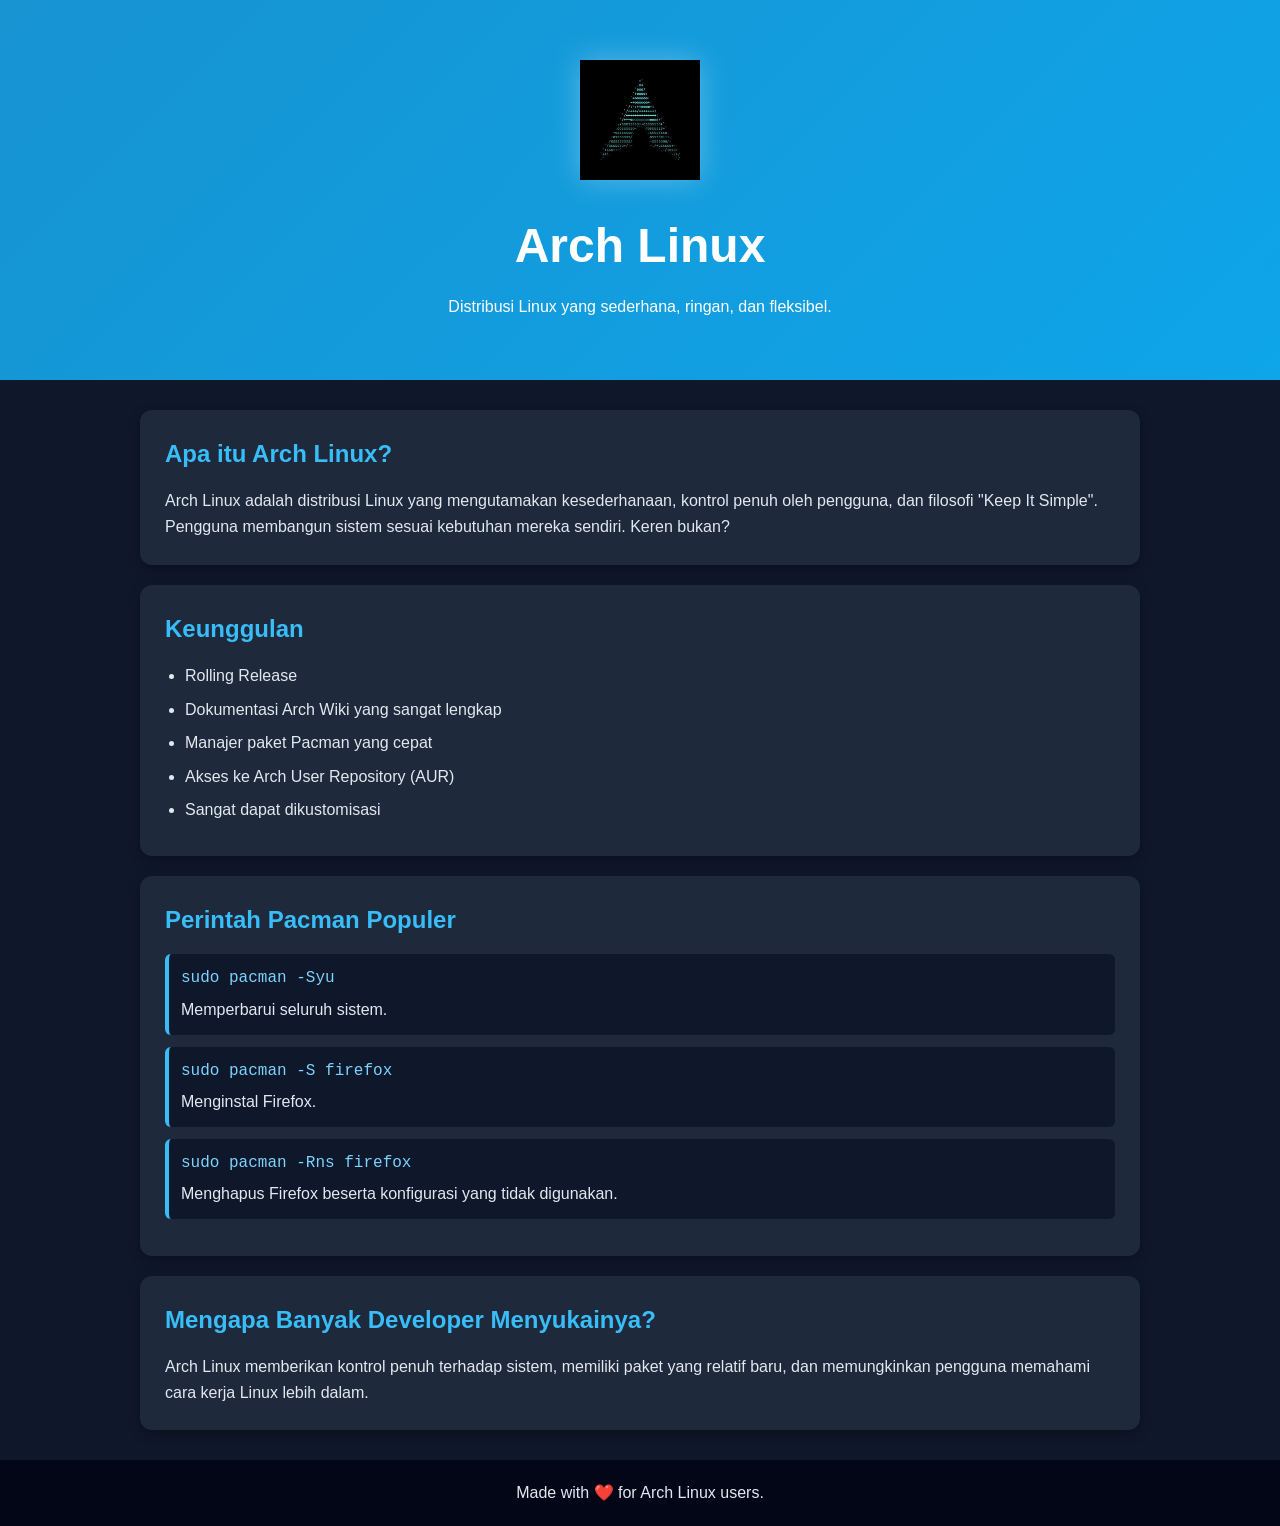
<file: index.html>
<!DOCTYPE html>
<html lang="id">
<head>
    <meta charset="UTF-8">
    <meta name="viewport" content="width=device-width, initial-scale=1.0">
    <title>Arch Linux</title>
    <link rel="stylesheet" href="style.css">
</head>
<body>

    <header>
        <img src="images/arch.jpeg" alt="Logo Arch Linux" class="logo">

        <h1>Arch Linux</h1>
        <p>Distribusi Linux yang sederhana, ringan, dan fleksibel.</p>
    </header>

    <main>
        <section class="card">
            <h2>Apa itu Arch Linux?</h2>
            <p>
                Arch Linux adalah distribusi Linux yang mengutamakan
                kesederhanaan, kontrol penuh oleh pengguna, dan filosofi
                "Keep It Simple". Pengguna membangun sistem sesuai kebutuhan
                mereka sendiri. Keren bukan?
            </p>
        </section>

        <section class="card">
            <h2>Keunggulan</h2>
            <ul>
                <li>Rolling Release</li>
                <li>Dokumentasi Arch Wiki yang sangat lengkap</li>
                <li>Manajer paket Pacman yang cepat</li>
                <li>Akses ke Arch User Repository (AUR)</li>
                <li>Sangat dapat dikustomisasi</li>
            </ul>
        </section>

        <section class="card">
            <h2>Perintah Pacman Populer</h2>

            <div class="command">
                <code>sudo pacman -Syu</code>
                <p>Memperbarui seluruh sistem.</p>
            </div>

            <div class="command">
                <code>sudo pacman -S firefox</code>
                <p>Menginstal Firefox.</p>
            </div>

            <div class="command">
                <code>sudo pacman -Rns firefox</code>
                <p>Menghapus Firefox beserta konfigurasi yang tidak digunakan.</p>
            </div>
        </section>

        <section class="card">
            <h2>Mengapa Banyak Developer Menyukainya?</h2>
            <p>
                Arch Linux memberikan kontrol penuh terhadap sistem,
                memiliki paket yang relatif baru, dan memungkinkan
                pengguna memahami cara kerja Linux lebih dalam.
            </p>
        </section>
    </main>

    <footer>
        <p>Made with ❤️ for Arch Linux users.</p>
    </footer>

</body>
</html>
</file>
<file: style.css>
* {
    margin: 0;
    padding: 0;
    box-sizing: border-box;
}

body {
    font-family: Arial, sans-serif;
    background-color: #0f172a;
    color: #e2e8f0;
    line-height: 1.6;
}

header {
    text-align: center;
    padding: 60px 20px;
    background: linear-gradient(135deg, #1793d1, #0ea5e9);
    color: white;
}

header h1 {
    font-size: 3rem;
    margin-bottom: 10px;
}

.logo {
    width: 120px;
    height: auto;
    margin-bottom: 20px;
    filter: drop-shadow(0 0 15px rgba(255, 255, 255, 0.3));
    transition: transform 0.3s ease;
}

.logo:hover {
    transform: scale(1.05);
}

main {
    width: 90%;
    max-width: 1000px;
    margin: 30px auto;
}

.card {
    background-color: #1e293b;
    padding: 25px;
    margin-bottom: 20px;
    border-radius: 12px;
    box-shadow: 0 4px 12px rgba(0, 0, 0, 0.3);
}

.card h2 {
    color: #38bdf8;
    margin-bottom: 15px;
}

.card ul {
    padding-left: 20px;
}

.card li {
    margin-bottom: 8px;
}

.command {
    background-color: #0f172a;
    border-left: 4px solid #38bdf8;
    padding: 12px;
    margin: 12px 0;
    border-radius: 6px;
}

code {
    display: block;
    color: #7dd3fc;
    font-family: Consolas, monospace;
    margin-bottom: 5px;
}

footer {
    text-align: center;
    padding: 20px;
    background-color: #020617;
    margin-top: 30px;
}
</file>
